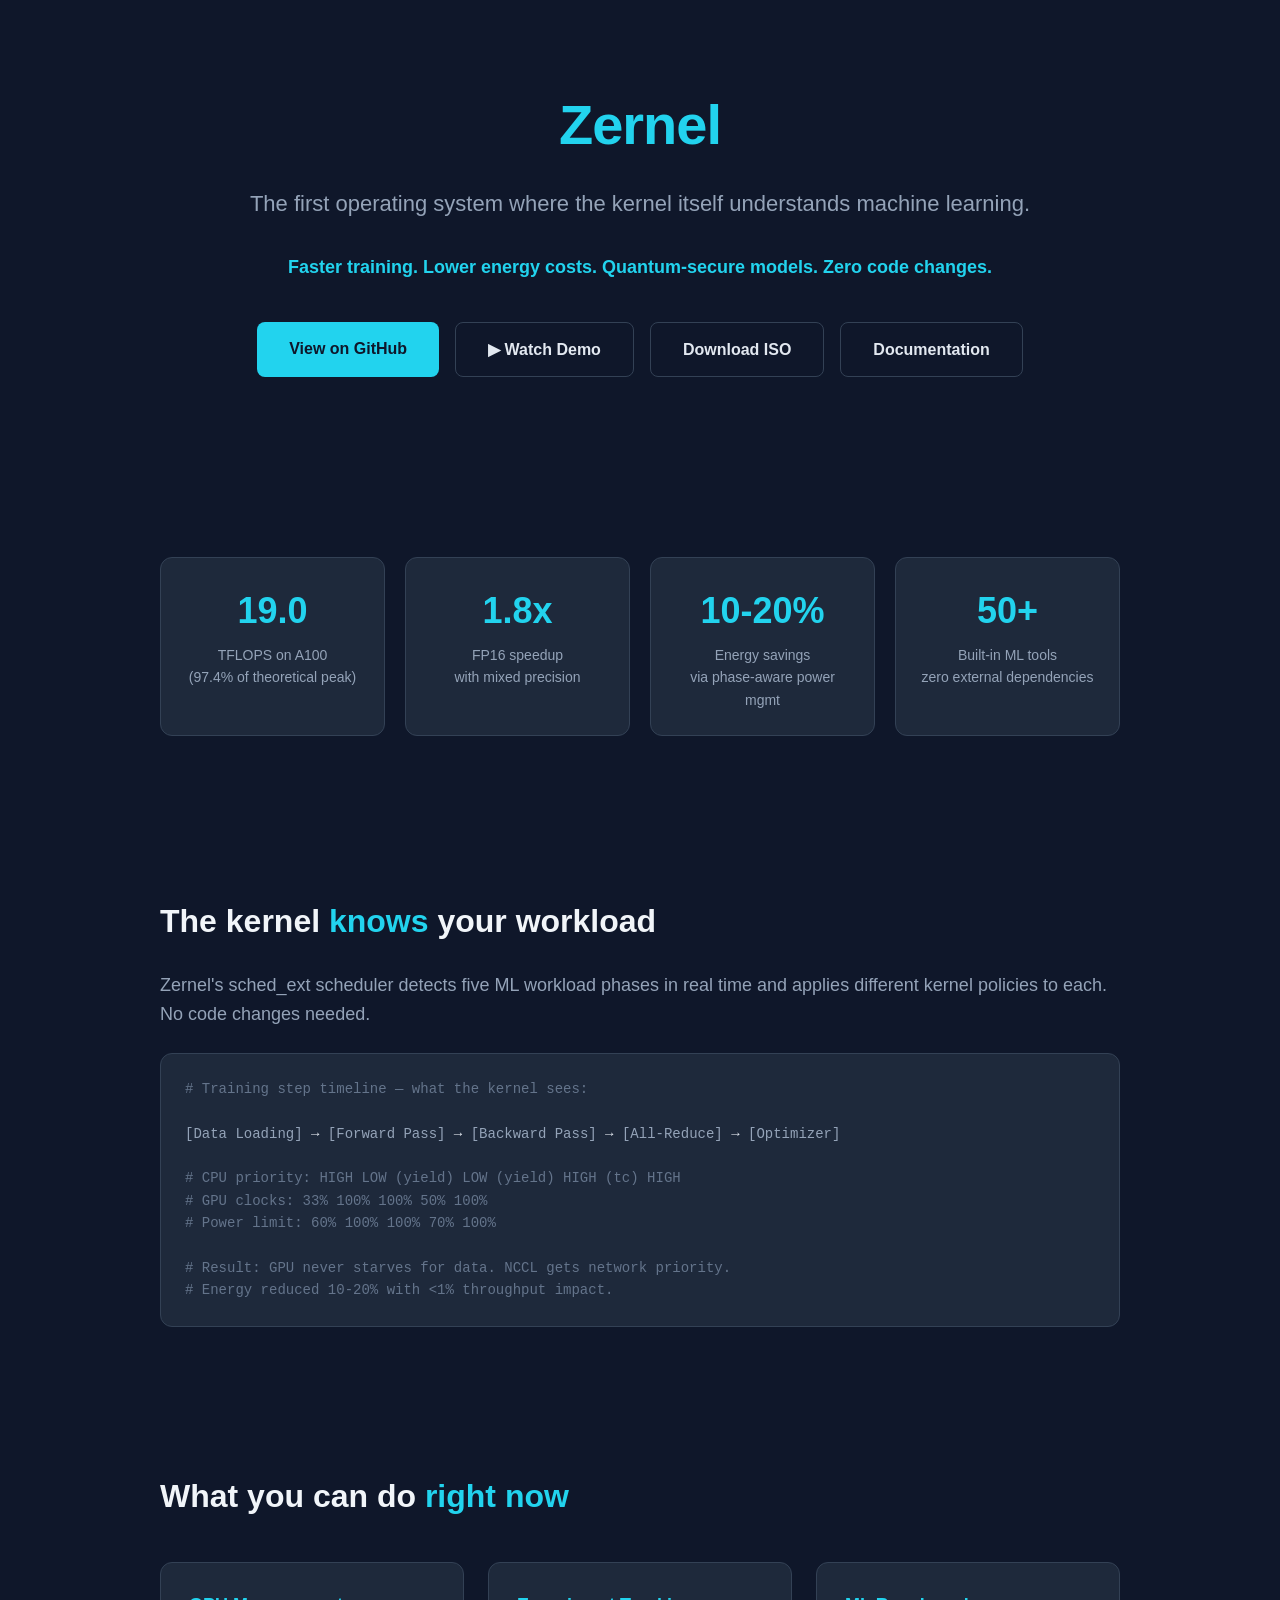
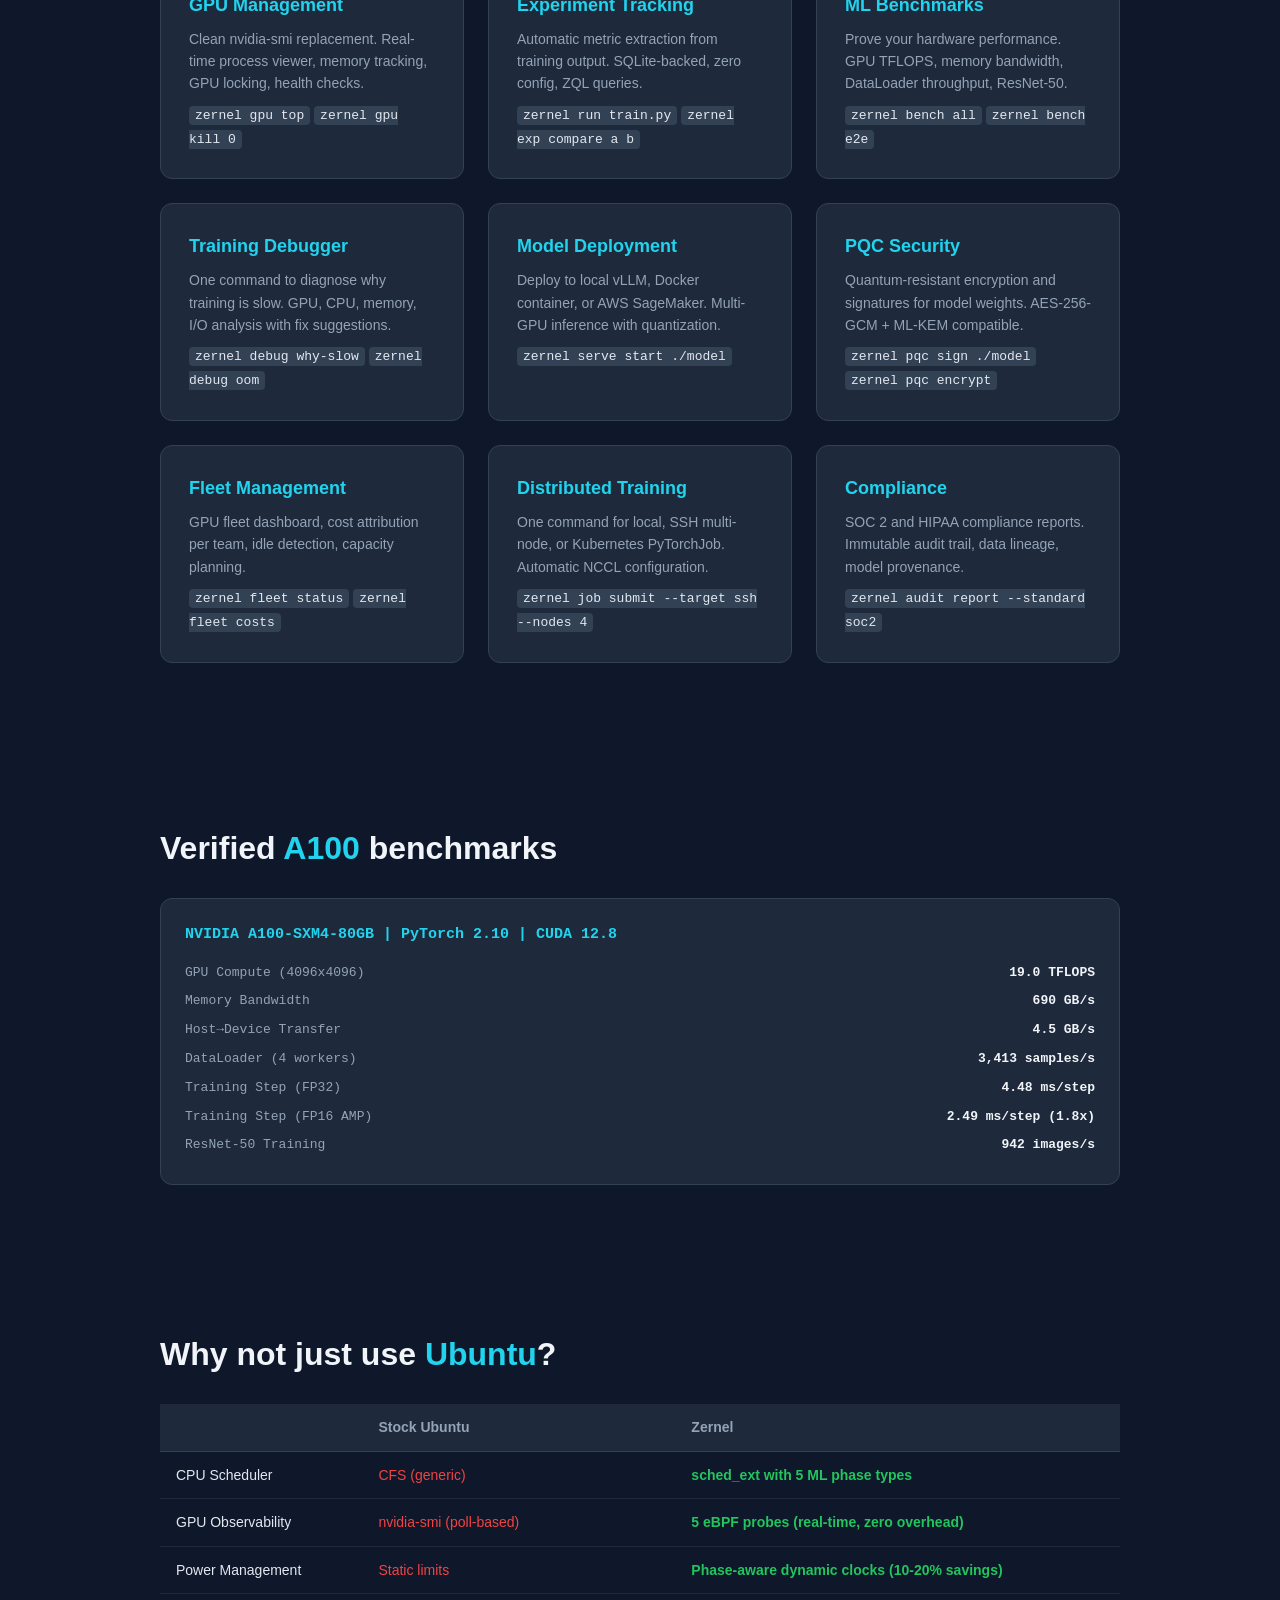
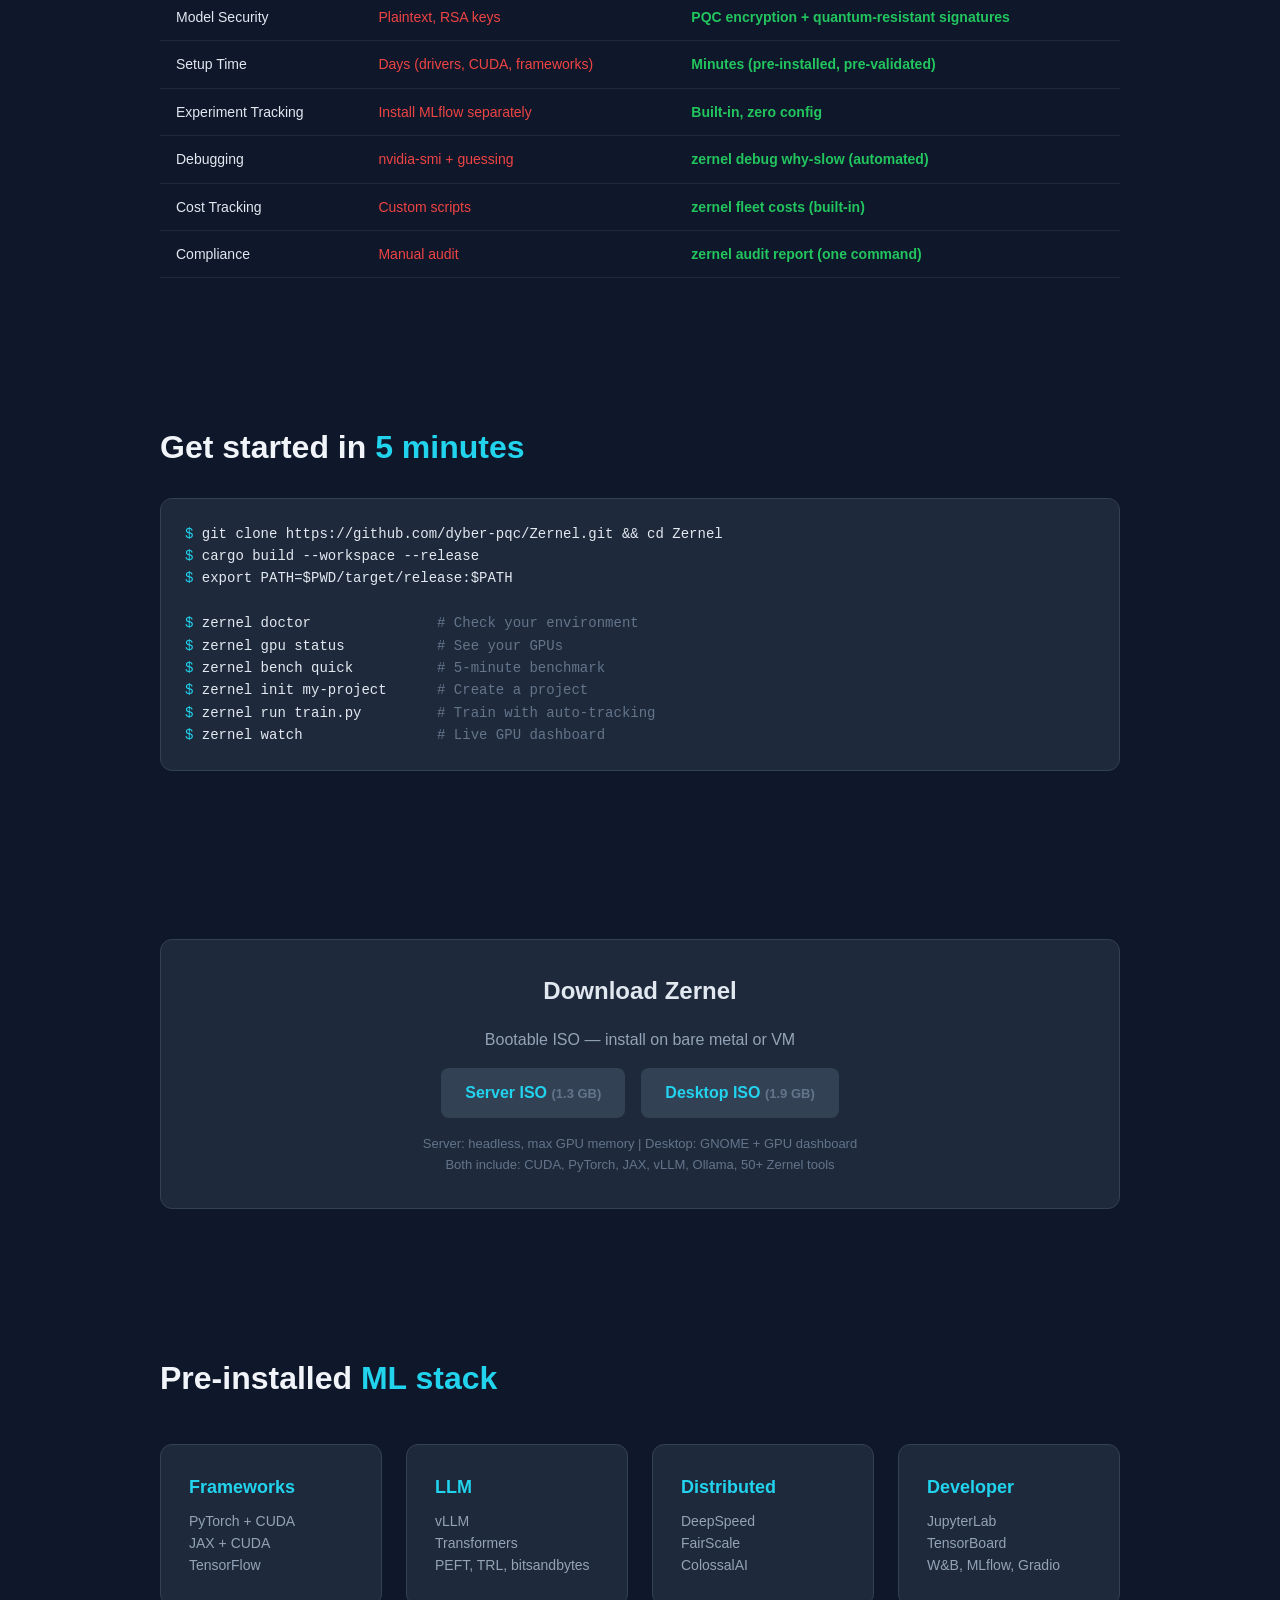
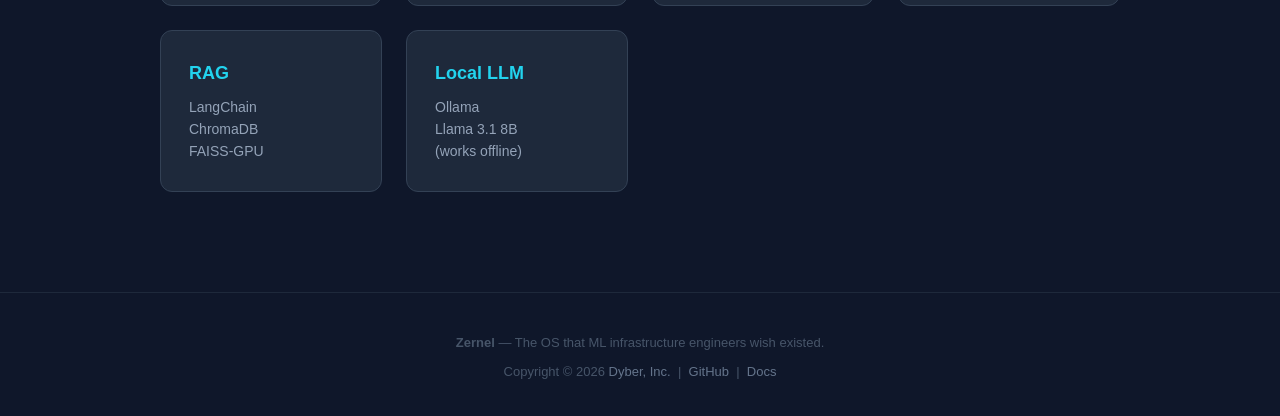
<file: website/index.html>
<!DOCTYPE html>
<html lang="en">
<head>
    <meta charset="utf-8">
    <meta name="viewport" content="width=device-width, initial-scale=1">
    <title>Zernel — The AI-Native Linux Operating System</title>
    <meta name="description" content="The first OS where the kernel understands machine learning. Faster training. Lower energy costs. Zero code changes.">
    <meta property="og:title" content="Zernel — AI-Native Linux OS">
    <meta property="og:description" content="Custom CPU scheduler, kernel-level observability, 50+ ML tools. Built for GPU clusters.">
    <meta property="og:type" content="website">
    <meta property="og:url" content="https://zernel.org">
    <style>
        * { margin: 0; padding: 0; box-sizing: border-box; }
        body { font-family: -apple-system, BlinkMacSystemFont, 'Segoe UI', sans-serif; background: #0f172a; color: #e2e8f0; line-height: 1.6; }
        a { color: #22d3ee; text-decoration: none; }
        a:hover { text-decoration: underline; }

        .hero { text-align: center; padding: 80px 20px 60px; max-width: 900px; margin: 0 auto; }
        .hero h1 { font-size: 56px; font-weight: 800; color: #f1f5f9; margin-bottom: 16px; letter-spacing: -1px; }
        .hero h1 span { color: #22d3ee; }
        .hero .tagline { font-size: 22px; color: #94a3b8; margin-bottom: 32px; }
        .hero .stat { font-size: 18px; color: #22d3ee; font-weight: 600; margin-bottom: 40px; }

        .cta { display: flex; gap: 16px; justify-content: center; flex-wrap: wrap; margin-bottom: 20px; }
        .cta a { padding: 14px 32px; border-radius: 8px; font-weight: 600; font-size: 16px; transition: all 0.2s; }
        .cta .primary { background: #22d3ee; color: #0f172a; }
        .cta .primary:hover { background: #06b6d4; text-decoration: none; }
        .cta .secondary { border: 1px solid #334155; color: #e2e8f0; }
        .cta .secondary:hover { border-color: #22d3ee; text-decoration: none; }

        .section { max-width: 1000px; margin: 0 auto; padding: 60px 20px; }
        .section h2 { font-size: 32px; font-weight: 700; margin-bottom: 24px; color: #f1f5f9; }
        .section h2 span { color: #22d3ee; }

        .numbers { display: grid; grid-template-columns: repeat(auto-fit, minmax(200px, 1fr)); gap: 20px; margin: 40px 0; }
        .numbers .card { background: #1e293b; border-radius: 12px; padding: 24px; text-align: center; border: 1px solid #334155; }
        .numbers .card .value { font-size: 36px; font-weight: 800; color: #22d3ee; }
        .numbers .card .label { font-size: 14px; color: #94a3b8; margin-top: 4px; }

        .features { display: grid; grid-template-columns: repeat(auto-fit, minmax(280px, 1fr)); gap: 24px; margin: 40px 0; }
        .features .card { background: #1e293b; border-radius: 12px; padding: 28px; border: 1px solid #334155; }
        .features .card h3 { color: #22d3ee; font-size: 18px; margin-bottom: 8px; }
        .features .card p { color: #94a3b8; font-size: 14px; }
        .features .card code { background: #334155; padding: 2px 6px; border-radius: 4px; font-size: 13px; color: #e2e8f0; }

        .comparison { width: 100%; border-collapse: collapse; margin: 24px 0; font-size: 14px; }
        .comparison th { text-align: left; padding: 12px 16px; background: #1e293b; color: #94a3b8; border-bottom: 1px solid #334155; }
        .comparison td { padding: 12px 16px; border-bottom: 1px solid #1e293b; }
        .comparison tr:hover { background: #1e293b; }
        .comparison .check { color: #22c55e; font-weight: 700; }
        .comparison .x { color: #ef4444; }

        .terminal { background: #1e293b; border-radius: 12px; padding: 24px; font-family: 'JetBrains Mono', 'Fira Code', monospace; font-size: 14px; overflow-x: auto; border: 1px solid #334155; margin: 24px 0; }
        .terminal .prompt { color: #22d3ee; }
        .terminal .comment { color: #64748b; }
        .terminal .output { color: #94a3b8; }

        .download { background: #1e293b; border-radius: 12px; padding: 32px; text-align: center; border: 1px solid #334155; margin: 24px 0; }
        .download h3 { font-size: 24px; margin-bottom: 16px; }
        .download .links { display: flex; gap: 16px; justify-content: center; flex-wrap: wrap; margin-top: 16px; }
        .download .links a { padding: 12px 24px; background: #334155; border-radius: 8px; font-weight: 600; }
        .download .links a:hover { background: #475569; text-decoration: none; }
        .download .size { color: #64748b; font-size: 13px; }

        .benchmark { background: #1e293b; border-radius: 12px; padding: 24px; font-family: monospace; font-size: 13px; border: 1px solid #334155; margin: 24px 0; }
        .benchmark .header { color: #22d3ee; font-weight: 700; margin-bottom: 12px; font-size: 15px; }
        .benchmark .row { display: flex; justify-content: space-between; padding: 4px 0; }
        .benchmark .row .name { color: #94a3b8; }
        .benchmark .row .value { color: #f1f5f9; font-weight: 600; }

        footer { text-align: center; padding: 40px 20px; color: #475569; font-size: 13px; border-top: 1px solid #1e293b; }
        footer a { color: #64748b; }

        @media (max-width: 640px) {
            .hero h1 { font-size: 36px; }
            .hero .tagline { font-size: 18px; }
            .numbers { grid-template-columns: repeat(2, 1fr); }
        }
    </style>
</head>
<body>

<div class="hero">
    <h1><span>Zernel</span></h1>
    <p class="tagline">The first operating system where the kernel itself understands machine learning.</p>
    <p class="stat">Faster training. Lower energy costs. Quantum-secure models. Zero code changes.</p>
    <div class="cta">
        <a href="https://github.com/dyber-pqc/Zernel" class="primary">View on GitHub</a>
        <a href="/demo.html" class="secondary">▶ Watch Demo</a>
        <a href="#download" class="secondary">Download ISO</a>
        <a href="https://dyber-pqc.github.io/Zernel/" class="secondary">Documentation</a>
    </div>
</div>

<div class="section">
    <div class="numbers">
        <div class="card">
            <div class="value">19.0</div>
            <div class="label">TFLOPS on A100<br>(97.4% of theoretical peak)</div>
        </div>
        <div class="card">
            <div class="value">1.8x</div>
            <div class="label">FP16 speedup<br>with mixed precision</div>
        </div>
        <div class="card">
            <div class="value">10-20%</div>
            <div class="label">Energy savings<br>via phase-aware power mgmt</div>
        </div>
        <div class="card">
            <div class="value">50+</div>
            <div class="label">Built-in ML tools<br>zero external dependencies</div>
        </div>
    </div>
</div>

<div class="section">
    <h2>The kernel <span>knows</span> your workload</h2>
    <p style="color: #94a3b8; font-size: 18px; margin-bottom: 24px;">Zernel's sched_ext scheduler detects five ML workload phases in real time and applies different kernel policies to each. No code changes needed.</p>

    <div class="terminal">
        <span class="comment"># Training step timeline — what the kernel sees:</span><br><br>
        <span class="output">[Data Loading]</span> → <span class="output">[Forward Pass]</span> → <span class="output">[Backward Pass]</span> → <span class="output">[All-Reduce]</span> → <span class="output">[Optimizer]</span><br><br>
        <span class="comment"># CPU priority:  HIGH        LOW (yield)    LOW (yield)    HIGH (tc)      HIGH</span><br>
        <span class="comment"># GPU clocks:    33%         100%           100%           50%            100%</span><br>
        <span class="comment"># Power limit:   60%         100%           100%           70%            100%</span><br><br>
        <span class="comment"># Result: GPU never starves for data. NCCL gets network priority.</span><br>
        <span class="comment"># Energy reduced 10-20% with &lt;1% throughput impact.</span>
    </div>
</div>

<div class="section">
    <h2>What you can do <span>right now</span></h2>
    <div class="features">
        <div class="card">
            <h3>GPU Management</h3>
            <p>Clean nvidia-smi replacement. Real-time process viewer, memory tracking, GPU locking, health checks.</p>
            <p style="margin-top: 8px;"><code>zernel gpu top</code> <code>zernel gpu kill 0</code></p>
        </div>
        <div class="card">
            <h3>Experiment Tracking</h3>
            <p>Automatic metric extraction from training output. SQLite-backed, zero config, ZQL queries.</p>
            <p style="margin-top: 8px;"><code>zernel run train.py</code> <code>zernel exp compare a b</code></p>
        </div>
        <div class="card">
            <h3>ML Benchmarks</h3>
            <p>Prove your hardware performance. GPU TFLOPS, memory bandwidth, DataLoader throughput, ResNet-50.</p>
            <p style="margin-top: 8px;"><code>zernel bench all</code> <code>zernel bench e2e</code></p>
        </div>
        <div class="card">
            <h3>Training Debugger</h3>
            <p>One command to diagnose why training is slow. GPU, CPU, memory, I/O analysis with fix suggestions.</p>
            <p style="margin-top: 8px;"><code>zernel debug why-slow</code> <code>zernel debug oom</code></p>
        </div>
        <div class="card">
            <h3>Model Deployment</h3>
            <p>Deploy to local vLLM, Docker container, or AWS SageMaker. Multi-GPU inference with quantization.</p>
            <p style="margin-top: 8px;"><code>zernel serve start ./model</code></p>
        </div>
        <div class="card">
            <h3>PQC Security</h3>
            <p>Quantum-resistant encryption and signatures for model weights. AES-256-GCM + ML-KEM compatible.</p>
            <p style="margin-top: 8px;"><code>zernel pqc sign ./model</code> <code>zernel pqc encrypt</code></p>
        </div>
        <div class="card">
            <h3>Fleet Management</h3>
            <p>GPU fleet dashboard, cost attribution per team, idle detection, capacity planning.</p>
            <p style="margin-top: 8px;"><code>zernel fleet status</code> <code>zernel fleet costs</code></p>
        </div>
        <div class="card">
            <h3>Distributed Training</h3>
            <p>One command for local, SSH multi-node, or Kubernetes PyTorchJob. Automatic NCCL configuration.</p>
            <p style="margin-top: 8px;"><code>zernel job submit --target ssh --nodes 4</code></p>
        </div>
        <div class="card">
            <h3>Compliance</h3>
            <p>SOC 2 and HIPAA compliance reports. Immutable audit trail, data lineage, model provenance.</p>
            <p style="margin-top: 8px;"><code>zernel audit report --standard soc2</code></p>
        </div>
    </div>
</div>

<div class="section">
    <h2>Verified <span>A100</span> benchmarks</h2>
    <div class="benchmark">
        <div class="header">NVIDIA A100-SXM4-80GB | PyTorch 2.10 | CUDA 12.8</div>
        <div class="row"><span class="name">GPU Compute (4096x4096)</span><span class="value">19.0 TFLOPS</span></div>
        <div class="row"><span class="name">Memory Bandwidth</span><span class="value">690 GB/s</span></div>
        <div class="row"><span class="name">Host→Device Transfer</span><span class="value">4.5 GB/s</span></div>
        <div class="row"><span class="name">DataLoader (4 workers)</span><span class="value">3,413 samples/s</span></div>
        <div class="row"><span class="name">Training Step (FP32)</span><span class="value">4.48 ms/step</span></div>
        <div class="row"><span class="name">Training Step (FP16 AMP)</span><span class="value">2.49 ms/step (1.8x)</span></div>
        <div class="row"><span class="name">ResNet-50 Training</span><span class="value">942 images/s</span></div>
    </div>
</div>

<div class="section">
    <h2>Why not just use <span>Ubuntu</span>?</h2>
    <table class="comparison">
        <tr><th></th><th>Stock Ubuntu</th><th>Zernel</th></tr>
        <tr><td>CPU Scheduler</td><td class="x">CFS (generic)</td><td class="check">sched_ext with 5 ML phase types</td></tr>
        <tr><td>GPU Observability</td><td class="x">nvidia-smi (poll-based)</td><td class="check">5 eBPF probes (real-time, zero overhead)</td></tr>
        <tr><td>Power Management</td><td class="x">Static limits</td><td class="check">Phase-aware dynamic clocks (10-20% savings)</td></tr>
        <tr><td>Model Security</td><td class="x">Plaintext, RSA keys</td><td class="check">PQC encryption + quantum-resistant signatures</td></tr>
        <tr><td>Setup Time</td><td class="x">Days (drivers, CUDA, frameworks)</td><td class="check">Minutes (pre-installed, pre-validated)</td></tr>
        <tr><td>Experiment Tracking</td><td class="x">Install MLflow separately</td><td class="check">Built-in, zero config</td></tr>
        <tr><td>Debugging</td><td class="x">nvidia-smi + guessing</td><td class="check">zernel debug why-slow (automated)</td></tr>
        <tr><td>Cost Tracking</td><td class="x">Custom scripts</td><td class="check">zernel fleet costs (built-in)</td></tr>
        <tr><td>Compliance</td><td class="x">Manual audit</td><td class="check">zernel audit report (one command)</td></tr>
    </table>
</div>

<div class="section">
    <h2>Get started in <span>5 minutes</span></h2>
    <div class="terminal">
        <span class="prompt">$</span> git clone https://github.com/dyber-pqc/Zernel.git && cd Zernel<br>
        <span class="prompt">$</span> cargo build --workspace --release<br>
        <span class="prompt">$</span> export PATH=$PWD/target/release:$PATH<br><br>
        <span class="prompt">$</span> zernel doctor &nbsp;&nbsp;&nbsp;&nbsp;&nbsp;&nbsp;&nbsp;&nbsp;&nbsp;&nbsp;&nbsp;&nbsp;&nbsp;&nbsp;<span class="comment"># Check your environment</span><br>
        <span class="prompt">$</span> zernel gpu status &nbsp;&nbsp;&nbsp;&nbsp;&nbsp;&nbsp;&nbsp;&nbsp;&nbsp;&nbsp;<span class="comment"># See your GPUs</span><br>
        <span class="prompt">$</span> zernel bench quick &nbsp;&nbsp;&nbsp;&nbsp;&nbsp;&nbsp;&nbsp;&nbsp;&nbsp;<span class="comment"># 5-minute benchmark</span><br>
        <span class="prompt">$</span> zernel init my-project &nbsp;&nbsp;&nbsp;&nbsp;&nbsp;<span class="comment"># Create a project</span><br>
        <span class="prompt">$</span> zernel run train.py &nbsp;&nbsp;&nbsp;&nbsp;&nbsp;&nbsp;&nbsp;&nbsp;<span class="comment"># Train with auto-tracking</span><br>
        <span class="prompt">$</span> zernel watch &nbsp;&nbsp;&nbsp;&nbsp;&nbsp;&nbsp;&nbsp;&nbsp;&nbsp;&nbsp;&nbsp;&nbsp;&nbsp;&nbsp;&nbsp;<span class="comment"># Live GPU dashboard</span><br>
    </div>
</div>

<div class="section" id="download">
    <div class="download">
        <h3>Download Zernel</h3>
        <p style="color: #94a3b8;">Bootable ISO — install on bare metal or VM</p>
        <div class="links">
            <a href="/zernel-0.1.0-server-amd64.iso">Server ISO <span class="size">(1.3 GB)</span></a>
            <a href="/zernel-0.1.0-desktop-amd64.iso">Desktop ISO <span class="size">(1.9 GB)</span></a>
        </div>
        <p style="margin-top: 16px; color: #64748b; font-size: 13px;">
            Server: headless, max GPU memory | Desktop: GNOME + GPU dashboard<br>
            Both include: CUDA, PyTorch, JAX, vLLM, Ollama, 50+ Zernel tools
        </p>
    </div>
</div>

<div class="section">
    <h2>Pre-installed <span>ML stack</span></h2>
    <div class="features" style="grid-template-columns: repeat(auto-fit, minmax(200px, 1fr));">
        <div class="card"><h3>Frameworks</h3><p>PyTorch + CUDA<br>JAX + CUDA<br>TensorFlow</p></div>
        <div class="card"><h3>LLM</h3><p>vLLM<br>Transformers<br>PEFT, TRL, bitsandbytes</p></div>
        <div class="card"><h3>Distributed</h3><p>DeepSpeed<br>FairScale<br>ColossalAI</p></div>
        <div class="card"><h3>Developer</h3><p>JupyterLab<br>TensorBoard<br>W&B, MLflow, Gradio</p></div>
        <div class="card"><h3>RAG</h3><p>LangChain<br>ChromaDB<br>FAISS-GPU</p></div>
        <div class="card"><h3>Local LLM</h3><p>Ollama<br>Llama 3.1 8B<br>(works offline)</p></div>
    </div>
</div>

<footer>
    <p><strong>Zernel</strong> — The OS that ML infrastructure engineers wish existed.</p>
    <p style="margin-top: 8px;">Copyright &copy; 2026 <a href="https://dyber.org">Dyber, Inc.</a> &nbsp;|&nbsp; <a href="https://github.com/dyber-pqc/Zernel">GitHub</a> &nbsp;|&nbsp; <a href="https://dyber-pqc.github.io/Zernel/">Docs</a></p>
</footer>

</body>
</html>
</file>
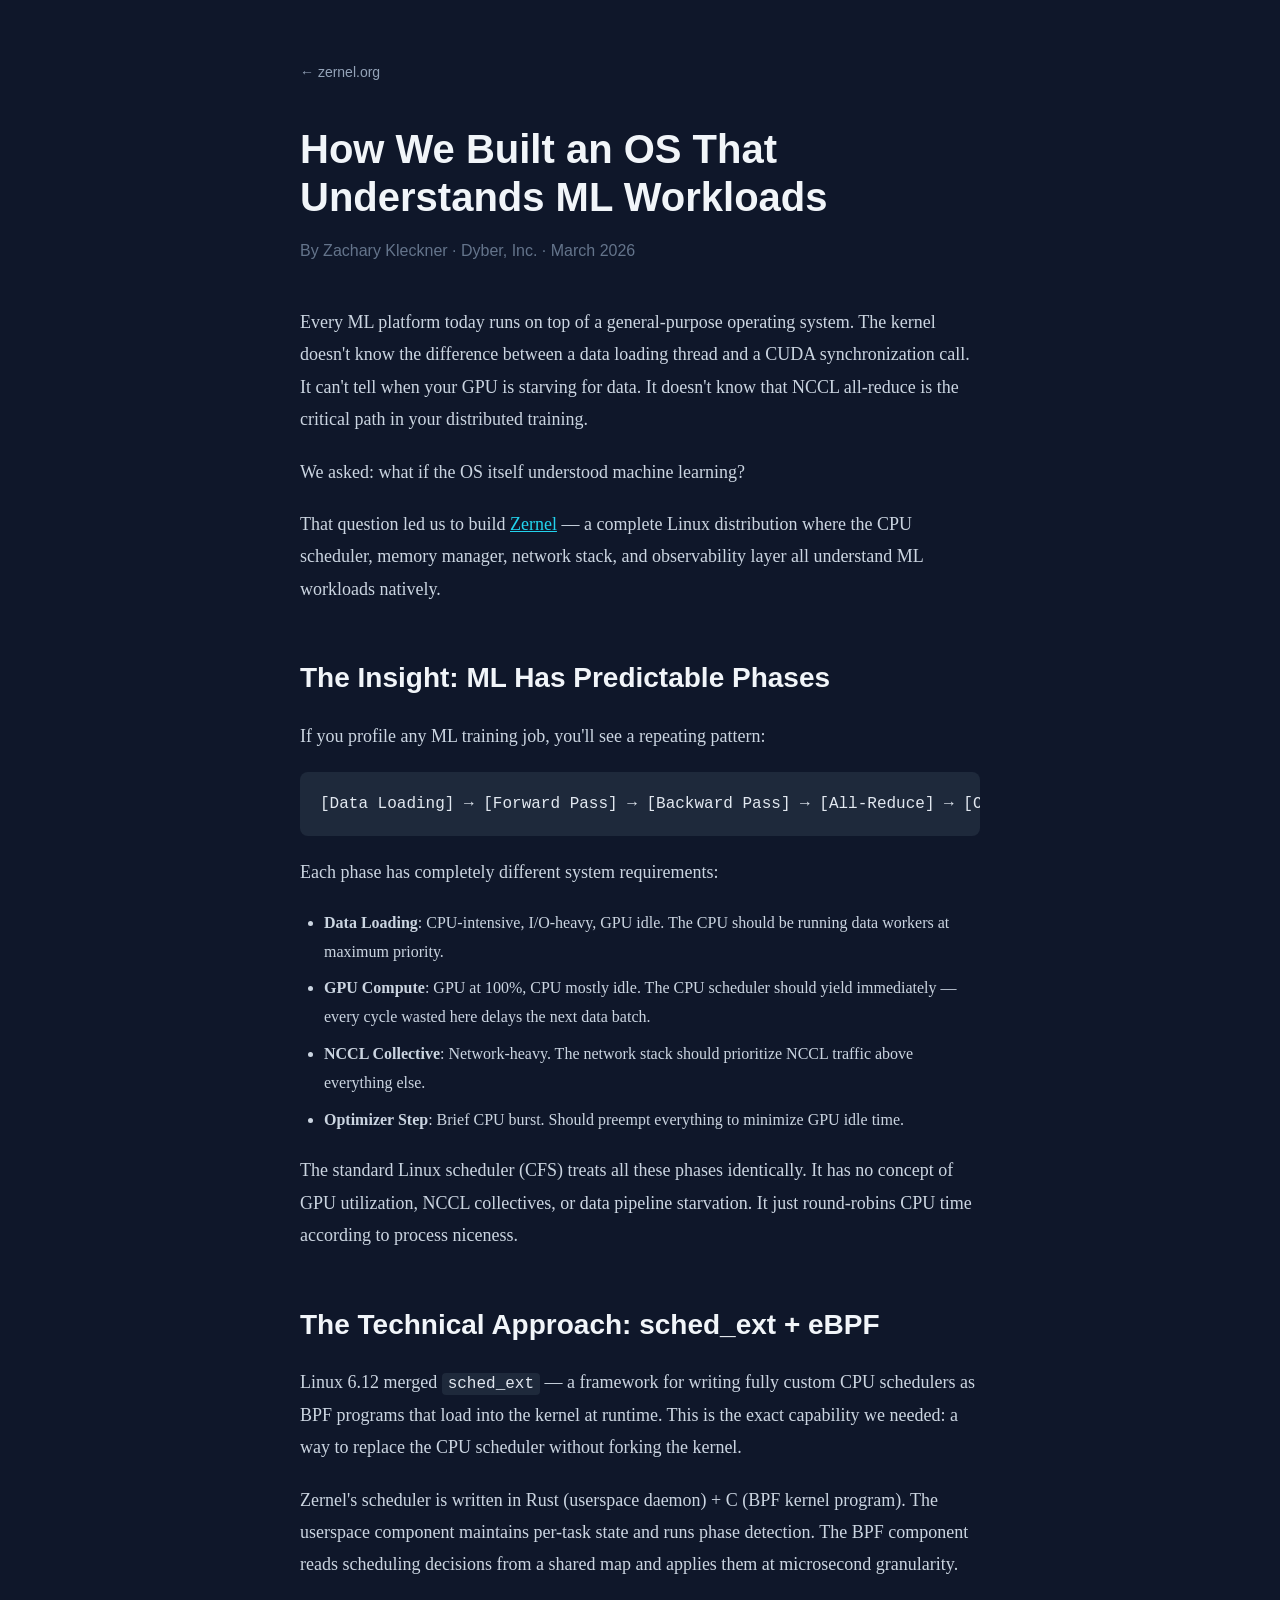
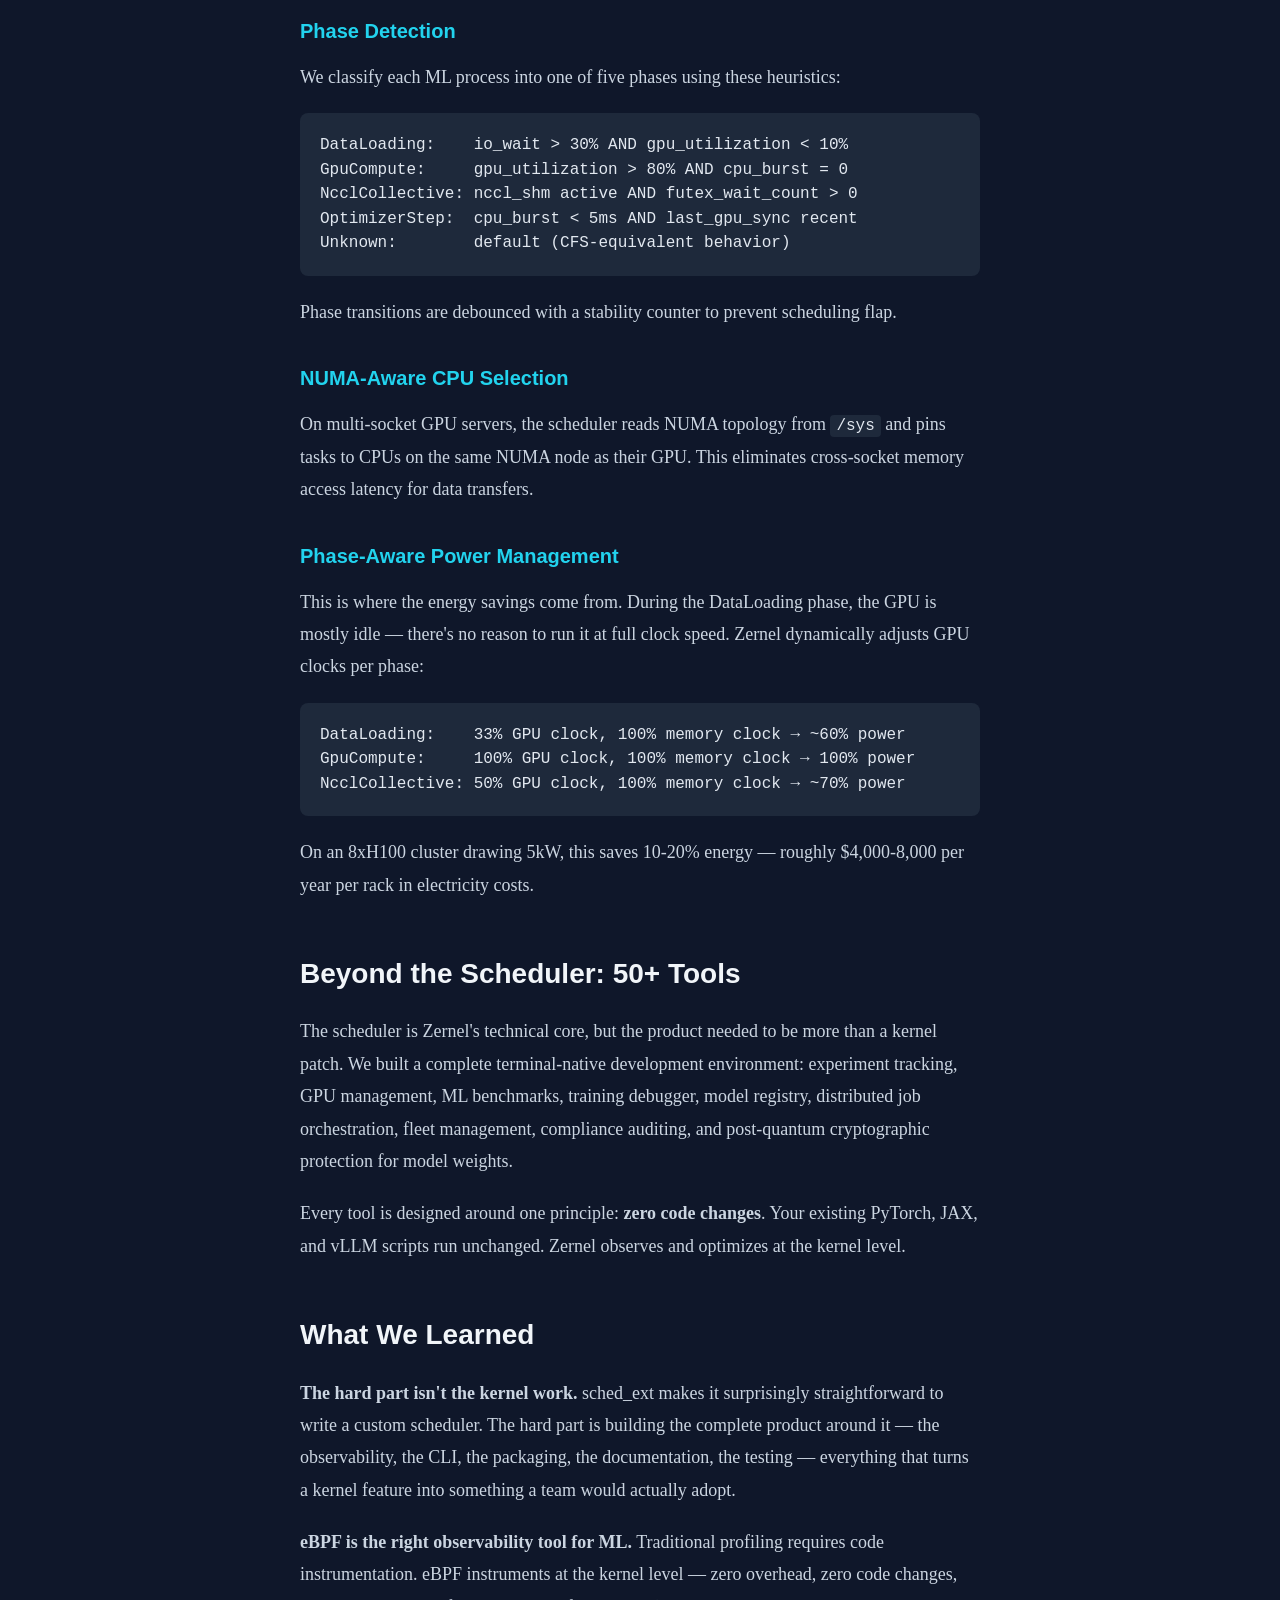
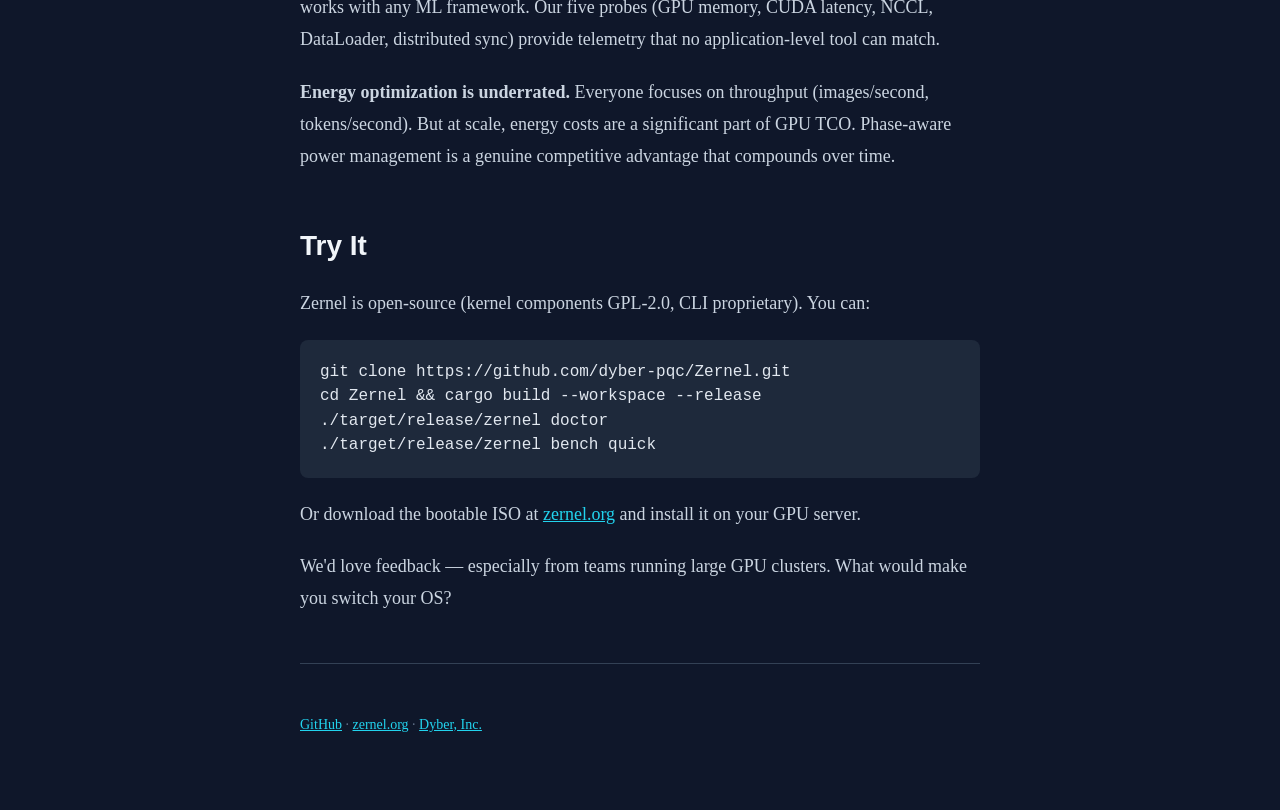
<file: website/blog-how-we-built-zernel.html>
<!DOCTYPE html>
<html lang="en">
<head>
    <meta charset="utf-8">
    <meta name="viewport" content="width=device-width, initial-scale=1">
    <title>How We Built an OS That Understands ML Workloads — Zernel</title>
    <meta name="description" content="The technical story behind Zernel: building a Linux distribution where the kernel scheduler, eBPF probes, and power management all understand machine learning.">
    <style>
        * { margin: 0; padding: 0; box-sizing: border-box; }
        body { font-family: Georgia, 'Times New Roman', serif; background: #0f172a; color: #cbd5e1; line-height: 1.8; }
        article { max-width: 720px; margin: 0 auto; padding: 60px 20px; }
        h1 { font-family: -apple-system, sans-serif; font-size: 40px; font-weight: 800; color: #f1f5f9; margin-bottom: 16px; line-height: 1.2; }
        h2 { font-family: -apple-system, sans-serif; font-size: 28px; color: #f1f5f9; margin: 48px 0 16px; }
        h3 { font-family: -apple-system, sans-serif; font-size: 20px; color: #22d3ee; margin: 32px 0 12px; }
        p { margin-bottom: 20px; font-size: 18px; }
        a { color: #22d3ee; }
        .meta { color: #64748b; font-size: 16px; margin-bottom: 40px; font-family: -apple-system, sans-serif; }
        code { background: #1e293b; padding: 2px 6px; border-radius: 4px; font-family: monospace; font-size: 16px; color: #e2e8f0; }
        pre { background: #1e293b; padding: 20px; border-radius: 8px; overflow-x: auto; margin: 20px 0; font-size: 15px; line-height: 1.5; }
        pre code { background: none; padding: 0; }
        blockquote { border-left: 3px solid #22d3ee; padding-left: 20px; color: #94a3b8; font-style: italic; margin: 24px 0; }
        .back { font-family: -apple-system, sans-serif; font-size: 14px; margin-bottom: 40px; }
        .back a { color: #94a3b8; text-decoration: none; }
        hr { border: none; border-top: 1px solid #334155; margin: 48px 0; }
    </style>
</head>
<body>
<article>
    <div class="back"><a href="/">← zernel.org</a></div>

    <h1>How We Built an OS That Understands ML Workloads</h1>
    <div class="meta">By Zachary Kleckner · Dyber, Inc. · March 2026</div>

    <p>Every ML platform today runs on top of a general-purpose operating system. The kernel doesn't know the difference between a data loading thread and a CUDA synchronization call. It can't tell when your GPU is starving for data. It doesn't know that NCCL all-reduce is the critical path in your distributed training.</p>

    <p>We asked: what if the OS itself understood machine learning?</p>

    <p>That question led us to build <a href="https://github.com/dyber-pqc/Zernel">Zernel</a> — a complete Linux distribution where the CPU scheduler, memory manager, network stack, and observability layer all understand ML workloads natively.</p>

    <h2>The Insight: ML Has Predictable Phases</h2>

    <p>If you profile any ML training job, you'll see a repeating pattern:</p>

    <pre><code>[Data Loading] → [Forward Pass] → [Backward Pass] → [All-Reduce] → [Optimizer Step]</code></pre>

    <p>Each phase has completely different system requirements:</p>

    <ul style="margin: 20px 0; padding-left: 24px;">
        <li style="margin: 8px 0;"><strong>Data Loading</strong>: CPU-intensive, I/O-heavy, GPU idle. The CPU should be running data workers at maximum priority.</li>
        <li style="margin: 8px 0;"><strong>GPU Compute</strong>: GPU at 100%, CPU mostly idle. The CPU scheduler should yield immediately — every cycle wasted here delays the next data batch.</li>
        <li style="margin: 8px 0;"><strong>NCCL Collective</strong>: Network-heavy. The network stack should prioritize NCCL traffic above everything else.</li>
        <li style="margin: 8px 0;"><strong>Optimizer Step</strong>: Brief CPU burst. Should preempt everything to minimize GPU idle time.</li>
    </ul>

    <p>The standard Linux scheduler (CFS) treats all these phases identically. It has no concept of GPU utilization, NCCL collectives, or data pipeline starvation. It just round-robins CPU time according to process niceness.</p>

    <h2>The Technical Approach: sched_ext + eBPF</h2>

    <p>Linux 6.12 merged <code>sched_ext</code> — a framework for writing fully custom CPU schedulers as BPF programs that load into the kernel at runtime. This is the exact capability we needed: a way to replace the CPU scheduler without forking the kernel.</p>

    <p>Zernel's scheduler is written in Rust (userspace daemon) + C (BPF kernel program). The userspace component maintains per-task state and runs phase detection. The BPF component reads scheduling decisions from a shared map and applies them at microsecond granularity.</p>

    <h3>Phase Detection</h3>

    <p>We classify each ML process into one of five phases using these heuristics:</p>

    <pre><code>DataLoading:    io_wait &gt; 30% AND gpu_utilization &lt; 10%
GpuCompute:     gpu_utilization &gt; 80% AND cpu_burst = 0
NcclCollective: nccl_shm active AND futex_wait_count &gt; 0
OptimizerStep:  cpu_burst &lt; 5ms AND last_gpu_sync recent
Unknown:        default (CFS-equivalent behavior)</code></pre>

    <p>Phase transitions are debounced with a stability counter to prevent scheduling flap.</p>

    <h3>NUMA-Aware CPU Selection</h3>

    <p>On multi-socket GPU servers, the scheduler reads NUMA topology from <code>/sys</code> and pins tasks to CPUs on the same NUMA node as their GPU. This eliminates cross-socket memory access latency for data transfers.</p>

    <h3>Phase-Aware Power Management</h3>

    <p>This is where the energy savings come from. During the DataLoading phase, the GPU is mostly idle — there's no reason to run it at full clock speed. Zernel dynamically adjusts GPU clocks per phase:</p>

    <pre><code>DataLoading:    33% GPU clock, 100% memory clock → ~60% power
GpuCompute:     100% GPU clock, 100% memory clock → 100% power
NcclCollective: 50% GPU clock, 100% memory clock → ~70% power</code></pre>

    <p>On an 8xH100 cluster drawing 5kW, this saves 10-20% energy — roughly $4,000-8,000 per year per rack in electricity costs.</p>

    <h2>Beyond the Scheduler: 50+ Tools</h2>

    <p>The scheduler is Zernel's technical core, but the product needed to be more than a kernel patch. We built a complete terminal-native development environment: experiment tracking, GPU management, ML benchmarks, training debugger, model registry, distributed job orchestration, fleet management, compliance auditing, and post-quantum cryptographic protection for model weights.</p>

    <p>Every tool is designed around one principle: <strong>zero code changes</strong>. Your existing PyTorch, JAX, and vLLM scripts run unchanged. Zernel observes and optimizes at the kernel level.</p>

    <h2>What We Learned</h2>

    <p><strong>The hard part isn't the kernel work.</strong> sched_ext makes it surprisingly straightforward to write a custom scheduler. The hard part is building the complete product around it — the observability, the CLI, the packaging, the documentation, the testing — everything that turns a kernel feature into something a team would actually adopt.</p>

    <p><strong>eBPF is the right observability tool for ML.</strong> Traditional profiling requires code instrumentation. eBPF instruments at the kernel level — zero overhead, zero code changes, works with any ML framework. Our five probes (GPU memory, CUDA latency, NCCL, DataLoader, distributed sync) provide telemetry that no application-level tool can match.</p>

    <p><strong>Energy optimization is underrated.</strong> Everyone focuses on throughput (images/second, tokens/second). But at scale, energy costs are a significant part of GPU TCO. Phase-aware power management is a genuine competitive advantage that compounds over time.</p>

    <h2>Try It</h2>

    <p>Zernel is open-source (kernel components GPL-2.0, CLI proprietary). You can:</p>

    <pre><code>git clone https://github.com/dyber-pqc/Zernel.git
cd Zernel && cargo build --workspace --release
./target/release/zernel doctor
./target/release/zernel bench quick</code></pre>

    <p>Or download the bootable ISO at <a href="https://zernel.org">zernel.org</a> and install it on your GPU server.</p>

    <p>We'd love feedback — especially from teams running large GPU clusters. What would make you switch your OS?</p>

    <hr>

    <p style="color: #64748b; font-size: 14px;">
        <a href="https://github.com/dyber-pqc/Zernel">GitHub</a> ·
        <a href="https://zernel.org">zernel.org</a> ·
        <a href="https://dyber.org">Dyber, Inc.</a>
    </p>
</article>
</body>
</html>
</file>
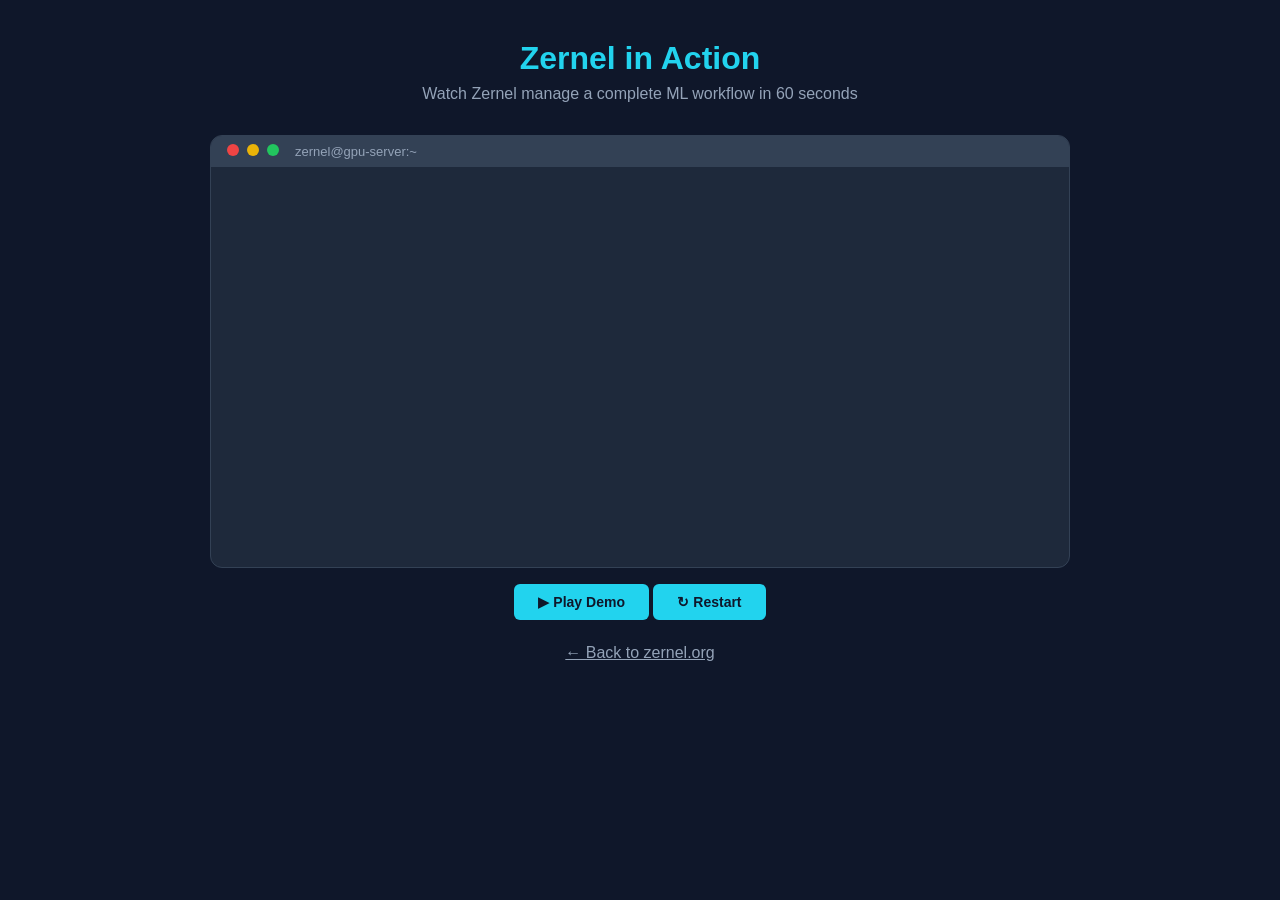
<file: website/demo.html>
<!DOCTYPE html>
<html lang="en">
<head>
    <meta charset="utf-8">
    <meta name="viewport" content="width=device-width, initial-scale=1">
    <title>Zernel Demo — AI-Native Linux OS</title>
    <style>
        * { margin: 0; padding: 0; box-sizing: border-box; }
        body { background: #0f172a; color: #e2e8f0; font-family: -apple-system, sans-serif; }
        .container { max-width: 900px; margin: 40px auto; padding: 0 20px; }
        h1 { color: #22d3ee; text-align: center; margin-bottom: 8px; }
        .subtitle { text-align: center; color: #94a3b8; margin-bottom: 32px; }
        .terminal { background: #1e293b; border-radius: 12px; overflow: hidden; border: 1px solid #334155; }
        .terminal-header { background: #334155; padding: 8px 16px; display: flex; gap: 8px; }
        .terminal-header .dot { width: 12px; height: 12px; border-radius: 50%; }
        .terminal-header .dot.red { background: #ef4444; }
        .terminal-header .dot.yellow { background: #eab308; }
        .terminal-header .dot.green { background: #22c55e; }
        .terminal-header .title { color: #94a3b8; font-size: 13px; margin-left: 8px; }
        .terminal-body { padding: 20px; font-family: 'JetBrains Mono', 'Fira Code', monospace; font-size: 14px; line-height: 1.6; min-height: 400px; }
        .line { opacity: 0; animation: fadeIn 0.3s forwards; white-space: pre-wrap; }
        .prompt { color: #22d3ee; }
        .cmd { color: #f1f5f9; font-weight: 600; }
        .output { color: #94a3b8; }
        .success { color: #22c55e; }
        .warn { color: #eab308; }
        .info { color: #22d3ee; }
        .highlight { color: #a78bfa; }
        .controls { text-align: center; margin-top: 16px; }
        .controls button { background: #22d3ee; color: #0f172a; border: none; padding: 10px 24px; border-radius: 6px; font-weight: 600; cursor: pointer; font-size: 14px; }
        .controls button:hover { background: #06b6d4; }
        .back { text-align: center; margin-top: 24px; }
        .back a { color: #94a3b8; }
        @keyframes fadeIn { from { opacity: 0; transform: translateY(4px); } to { opacity: 1; transform: translateY(0); } }
    </style>
</head>
<body>
<div class="container">
    <h1>Zernel in Action</h1>
    <p class="subtitle">Watch Zernel manage a complete ML workflow in 60 seconds</p>

    <div class="terminal">
        <div class="terminal-header">
            <div class="dot red"></div>
            <div class="dot yellow"></div>
            <div class="dot green"></div>
            <span class="title">zernel@gpu-server:~</span>
        </div>
        <div class="terminal-body" id="terminal"></div>
    </div>

    <div class="controls">
        <button onclick="runDemo()">▶ Play Demo</button>
        <button onclick="location.reload()">↻ Restart</button>
    </div>

    <div class="back">
        <a href="/">← Back to zernel.org</a>
    </div>
</div>

<script>
const lines = [
    { type: 'prompt', text: '$ zernel doctor', delay: 500 },
    { type: 'output', text: 'Zernel Doctor v0.1.0', delay: 200 },
    { type: 'output', text: '==================================================', delay: 100 },
    { type: 'success', text: '  [OK]   Operating System: Linux 6.12.1-zernel (x86_64)', delay: 150 },
    { type: 'success', text: '  [OK]   Python: Python 3.12.3', delay: 100 },
    { type: 'success', text: '  [OK]   NVIDIA Driver: driver v570.86.15', delay: 100 },
    { type: 'success', text: '  [OK]   CUDA Toolkit: CUDA 12.8', delay: 100 },
    { type: 'success', text: '  [OK]   PyTorch: PyTorch 2.10.0', delay: 100 },
    { type: 'success', text: '  [OK]   PyTorch CUDA: CUDA available — 1 GPU(s)', delay: 100 },
    { type: 'success', text: '  [OK]   zerneld: running on port 9091', delay: 100 },
    { type: 'output', text: '', delay: 300 },

    { type: 'prompt', text: '$ zernel gpu status', delay: 800 },
    { type: 'output', text: 'Zernel GPU Status', delay: 200 },
    { type: 'output', text: '================================================================================', delay: 100 },
    { type: 'info', text: 'GPU   Name                   Util  Memory         Temp   Power      Limit', delay: 100 },
    { type: 'output', text: '0     NVIDIA A100-SXM4-80GB  [##########] 94%  76423/81920 MB  72°C   287W/400W', delay: 150 },
    { type: 'output', text: '', delay: 400 },

    { type: 'prompt', text: '$ zernel run train.py', delay: 800 },
    { type: 'output', text: 'Zernel Run', delay: 200 },
    { type: 'info', text: '  Experiment: exp-20260331-143022-a7f3bc21', delay: 100 },
    { type: 'output', text: '  Script:     train.py', delay: 100 },
    { type: 'success', text: '  Tracking:   enabled', delay: 100 },
    { type: 'output', text: '', delay: 300 },
    { type: 'output', text: 'Training ResNet-50 on A100...', delay: 200 },
    { type: 'highlight', text: 'epoch: 1  loss: 6.9078  throughput: 942 images/s  step: 100', delay: 600 },
    { type: 'highlight', text: 'epoch: 2  loss: 6.8234  throughput: 948 images/s  step: 200', delay: 600 },
    { type: 'highlight', text: 'epoch: 3  loss: 6.7891  throughput: 951 images/s  step: 300', delay: 600 },
    { type: 'success', text: 'Training complete!', delay: 200 },
    { type: 'output', text: '', delay: 100 },
    { type: 'output', text: '---', delay: 100 },
    { type: 'success', text: '  Status:    Done', delay: 100 },
    { type: 'output', text: '  Duration:  34.2s', delay: 100 },
    { type: 'info', text: '  Metrics:   loss: 6.7891  throughput: 951.0000', delay: 100 },
    { type: 'output', text: '', delay: 400 },

    { type: 'prompt', text: '$ zernel exp list', delay: 800 },
    { type: 'output', text: 'ID                           Name        Status     Loss       Acc    Duration', delay: 200 },
    { type: 'output', text: '-----------------------------------------------------------------------------------------------', delay: 100 },
    { type: 'info', text: 'exp-20260331-143022-a7f3bc21 train       Done       6.7891      -     34.2s', delay: 150 },
    { type: 'output', text: '', delay: 400 },

    { type: 'prompt', text: '$ zernel debug why-slow', delay: 800 },
    { type: 'output', text: 'Zernel Performance Diagnosis', delay: 200 },
    { type: 'success', text: '  [1/4] GPU Utilization: GPU 0: 94% — GOOD — GPU well utilized', delay: 200 },
    { type: 'success', text: '  [2/4] CPU: Load 2.1 (8 cores, 26% utilized) — OK', delay: 200 },
    { type: 'success', text: '  [3/4] Memory: 23% used (29 / 128 GB) — OK', delay: 200 },
    { type: 'info', text: '  [4/4] All systems healthy. Training is GPU-bound (optimal).', delay: 200 },
    { type: 'output', text: '', delay: 400 },

    { type: 'prompt', text: '$ zernel pqc keygen --name prod', delay: 800 },
    { type: 'success', text: '  Key ID:    a7f3bc21e9d04f82', delay: 200 },
    { type: 'output', text: '  Algorithm: ML-DSA-65 + ML-KEM-768 (hybrid)', delay: 100 },
    { type: 'output', text: '', delay: 200 },

    { type: 'prompt', text: '$ zernel pqc sign ./model --key prod', delay: 600 },
    { type: 'success', text: '  Signature: ./model.zernel-sig', delay: 200 },
    { type: 'info', text: '  Model weights are now quantum-resistant signed ✓', delay: 200 },
    { type: 'output', text: '', delay: 400 },

    { type: 'prompt', text: '$ zernel power carbon', delay: 800 },
    { type: 'output', text: 'Carbon Footprint Estimate', delay: 200 },
    { type: 'output', text: '  Current power: 287W', delay: 100 },
    { type: 'info', text: '  Per hour:      0.287 kWh → 0.121 kg CO2', delay: 100 },
    { type: 'info', text: '  Per month:     206.6 kWh → 86.8 kg CO2', delay: 100 },
    { type: 'highlight', text: '  With Zernel power mgmt: save 10-20% → $840-1680/year per rack', delay: 200 },
    { type: 'output', text: '', delay: 400 },

    { type: 'prompt', text: '$ _', delay: 0 },
];

const terminal = document.getElementById('terminal');
let lineIndex = 0;

function addLine(line) {
    const div = document.createElement('div');
    div.className = 'line';

    if (line.type === 'prompt') {
        div.innerHTML = `<span class="prompt">zernel@gpu-server:~</span> <span class="cmd">${line.text.substring(2)}</span>`;
    } else {
        div.className = `line ${line.type}`;
        div.textContent = line.text;
    }

    div.style.animationDelay = '0s';
    terminal.appendChild(div);
    terminal.scrollTop = terminal.scrollHeight;
}

async function runDemo() {
    terminal.innerHTML = '';
    for (const line of lines) {
        await new Promise(r => setTimeout(r, line.delay));
        addLine(line);
    }
}

// Auto-play on load
setTimeout(runDemo, 1000);
</script>
</body>
</html>
</file>
